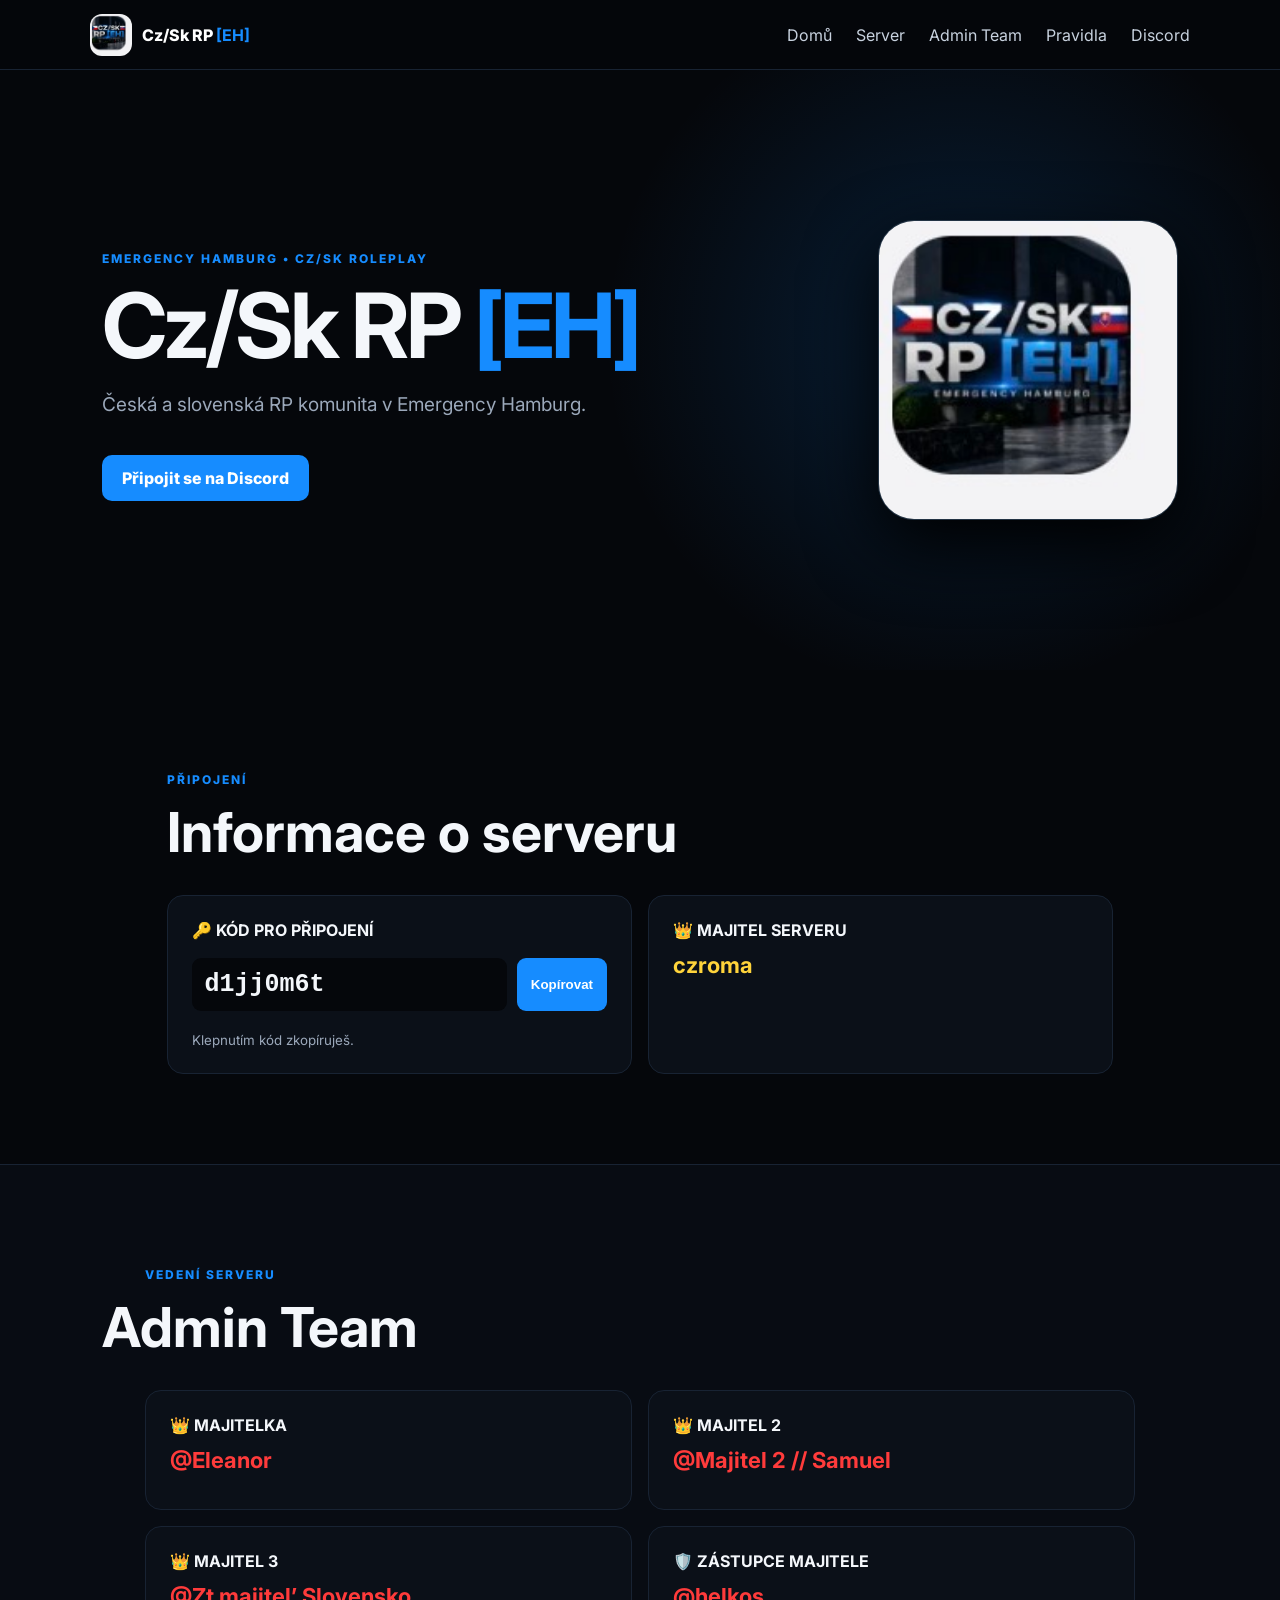
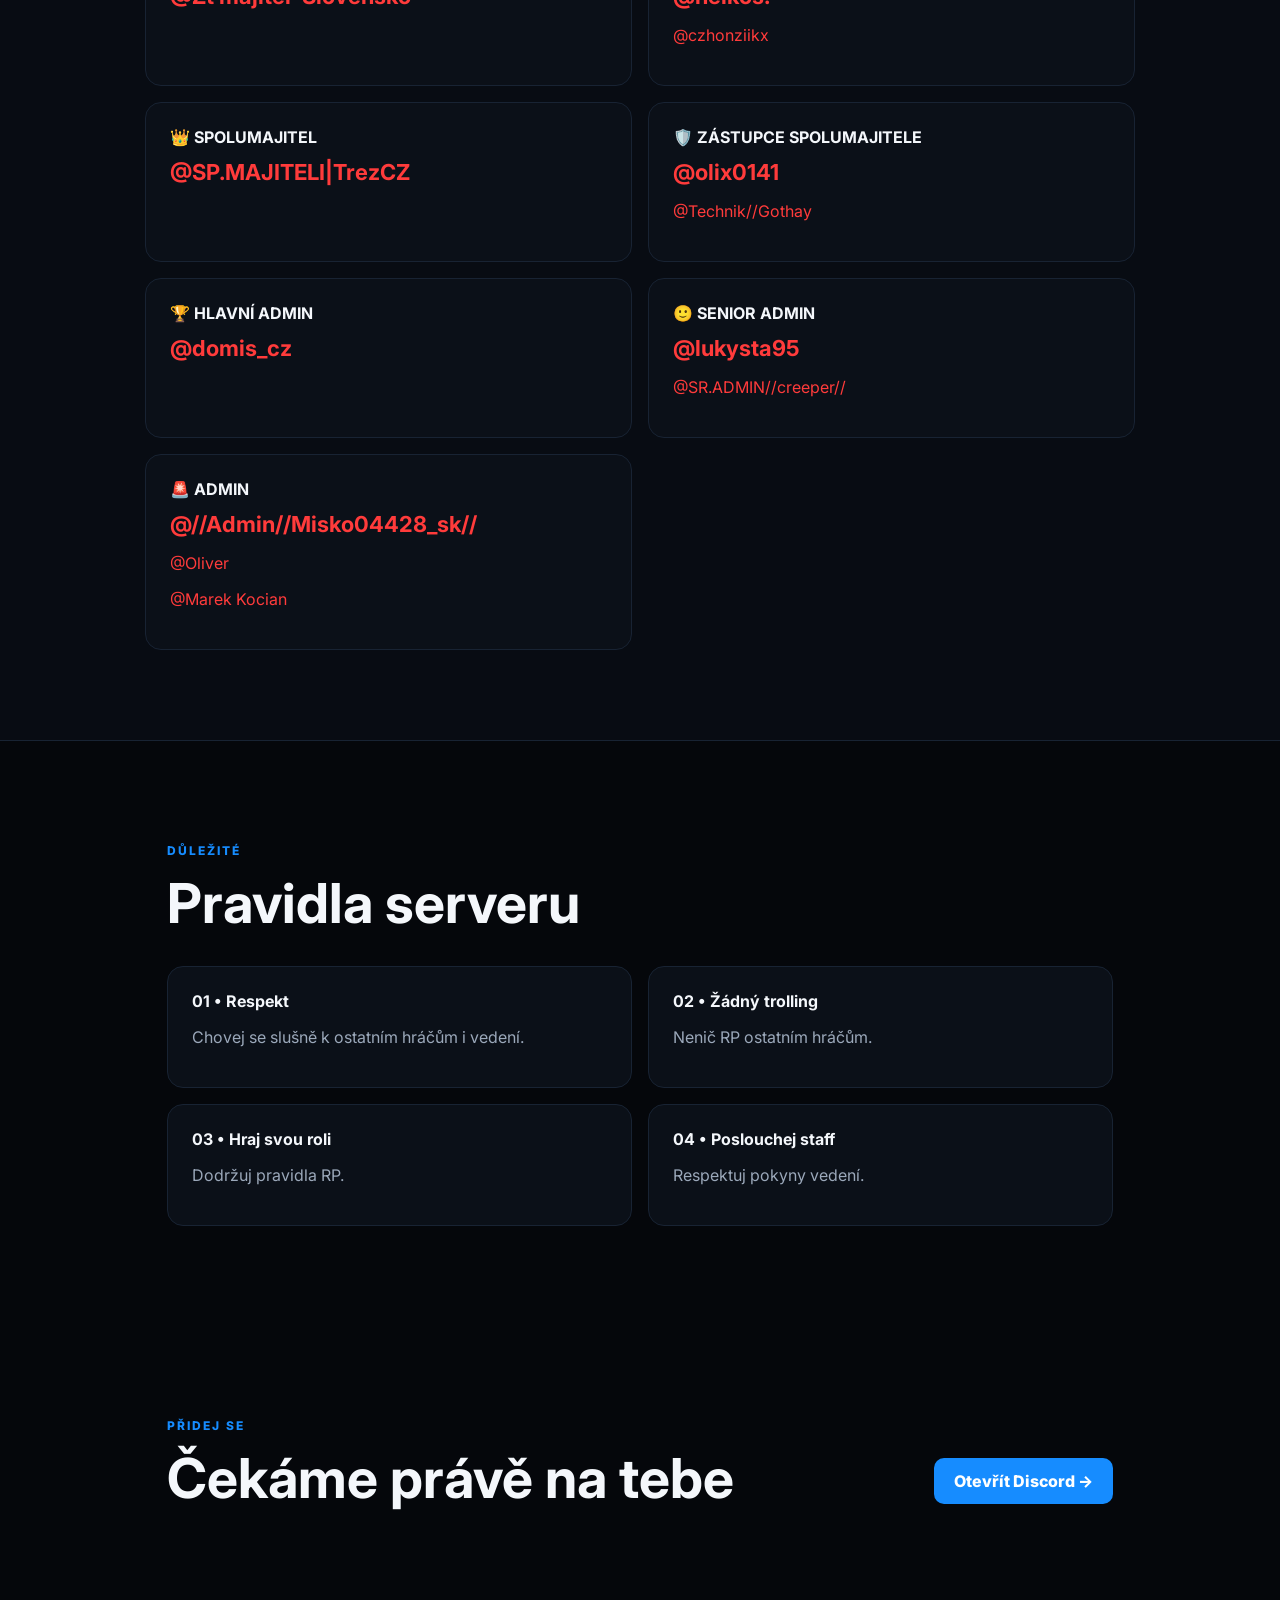
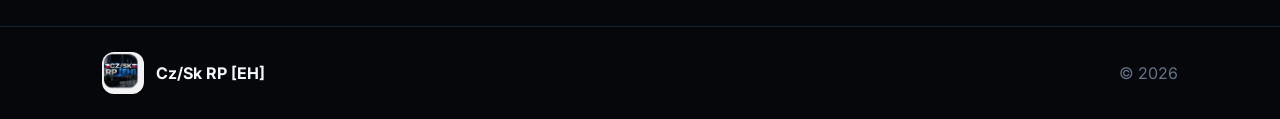
<file: index.html>
<!doctype html><html lang="cs"><head><meta charset="utf-8"><meta name="viewport" content="width=device-width,initial-scale=1"><title>Cz/Sk RP [EH]</title><link rel="stylesheet" href="style.css"></head><body>
<header class="nav"><a class="brand" href="#home"><img src="logo.jpeg"><span>Cz/Sk RP <b>[EH]</b></span></a><button class="menu">☰</button><nav><a href="#home">Domů</a><a href="#server">Server</a><a href="#team">Admin Team</a><a href="#rules">Pravidla</a><a href="#join">Discord</a></nav></header>
<section id="home" class="hero"><div><p class="eyebrow">EMERGENCY HAMBURG • CZ/SK ROLEPLAY</p><h1>Cz/Sk RP <span>[EH]</span></h1><p class="lead">Česká a slovenská RP komunita v Emergency Hamburg.</p><a class="btn primary" href="https://discord.gg/EHJggmQst">Připojit se na Discord</a></div><img class="hero-logo" src="logo.jpeg"></section>
<section id="server" class="section"><p class="eyebrow">PŘIPOJENÍ</p><h2>Informace o serveru</h2><div class="server-grid"><article class="card"><b>🔑 KÓD PRO PŘIPOJENÍ</b><div class="code"><code id="c">d1jj0m6t</code><button onclick="navigator.clipboard.writeText('d1jj0m6t');this.textContent='Zkopírováno ✓'">Kopírovat</button></div><small>Klepnutím kód zkopíruješ.</small></article><article class="card"><b>👑 MAJITEL SERVERU</b><h3 class="owner-name">czroma</h3></article></div></section>
<section id="team" class="section dark"><p class="eyebrow">VEDENÍ SERVERU</p><h2>Admin Team</h2><div class="grid">

<div class="card"><b>👑 MAJITELKA</b><h3 class="admin-name">@Eleanor</h3></div>
<div class="card"><b>👑 MAJITEL 2</b><h3 class="admin-name">@Majitel 2 // Samuel</h3></div>
<div class="card"><b>👑 MAJITEL 3</b><h3 class="admin-name">@Zt majitel’ Slovensko</h3></div>
<div class="card"><b>🛡️ ZÁSTUPCE MAJITELE</b><h3 class="admin-name">@helkos.</h3><p class="admin-name">@czhonziikx</p></div>
<div class="card"><b>👑 SPOLUMAJITEL</b><h3 class="admin-name">@SP.MAJITELI|TrezCZ</h3></div>
<div class="card"><b>🛡️ ZÁSTUPCE SPOLUMAJITELE</b><h3 class="admin-name">@olix0141</h3><p class="admin-name">@Technik//Gothay</p></div>
<div class="card"><b>🏆 HLAVNÍ ADMIN</b><h3 class="admin-name">@domis_cz</h3></div>
<div class="card"><b>🙂 SENIOR ADMIN</b><h3 class="admin-name">@lukysta95</h3><p class="admin-name">@SR.ADMIN//creeper//</p></div>
<div class="card"><b>🚨 ADMIN</b><h3 class="admin-name">@//Admin//Misko04428_sk//</h3><p class="admin-name">@Oliver</p><p class="admin-name">@Marek Kocian</p></div>
</div></section>
<section id="rules" class="section"><p class="eyebrow">DŮLEŽITÉ</p><h2>Pravidla serveru</h2><div class="grid"><div class="card"><b>01 • Respekt</b><p>Chovej se slušně k ostatním hráčům i vedení.</p></div><div class="card"><b>02 • Žádný trolling</b><p>Nenič RP ostatním hráčům.</p></div><div class="card"><b>03 • Hraj svou roli</b><p>Dodržuj pravidla RP.</p></div><div class="card"><b>04 • Poslouchej staff</b><p>Respektuj pokyny vedení.</p></div></div></section>
<section id="join" class="section join"><div><p class="eyebrow">PŘIDEJ SE</p><h2>Čekáme právě na tebe</h2></div><a class="btn primary" href="https://discord.gg/EHJggmQst">Otevřít Discord →</a></section>
<footer><img src="logo.jpeg"><b>Cz/Sk RP [EH]</b><span>© 2026</span></footer><script>document.querySelector('.menu').onclick=()=>document.querySelector('nav').classList.toggle('open')</script></body></html>
</file>
<file: style.css>
@import url('https://fonts.googleapis.com/css2?family=Inter:wght@400;600;700;800;900&display=swap');:root{--b:#168cff;--bg:#05070b;--c:#0b1018;--t:#f4f7fb;--m:#9ba8ba;--l:#182333}*{box-sizing:border-box}html{scroll-behavior:smooth}body{margin:0;background:var(--bg);color:var(--t);font-family:Inter,Arial,sans-serif}.nav{height:70px;display:flex;align-items:center;justify-content:space-between;padding:0 7%;position:sticky;top:0;background:#05070bea;backdrop-filter:blur(12px);border-bottom:1px solid var(--l);z-index:5}.brand{display:flex;align-items:center;gap:10px;color:#fff;text-decoration:none;font-weight:800}.brand img,footer img{width:42px;height:42px;border-radius:12px;object-fit:cover}.brand b,h1 span,.eyebrow{color:var(--b)}nav{display:flex;gap:24px}nav a{color:#c8d2df;text-decoration:none}.menu{display:none;background:none;border:0;color:white;font-size:25px}.hero{min-height:600px;padding:80px 8%;display:flex;align-items:center;justify-content:space-between;gap:40px;background:radial-gradient(circle at 75% 45%,#168cff2e,transparent 35%)}.hero>div{max-width:700px}.eyebrow{font-size:12px;font-weight:800;letter-spacing:2px}.hero h1{font-size:clamp(50px,8vw,90px);line-height:1;margin:15px 0 22px;letter-spacing:-4px}.lead{font-size:19px;color:var(--m);max-width:620px}.hero-logo{width:min(300px,70vw);aspect-ratio:1;object-fit:cover;border-radius:36px;box-shadow:0 25px 70px #000;border:1px solid #234}.btn{display:inline-block;padding:13px 20px;border-radius:10px;text-decoration:none;font-weight:800;margin-top:20px}.primary{background:var(--b);color:white}.section{padding:90px 8%;max-width:1150px;margin:auto}.section h2{font-size:clamp(34px,5vw,55px);margin:0 0 25px}.server-grid,.grid{display:grid;grid-template-columns:repeat(2,1fr);gap:16px;margin-top:30px}.card{background:var(--c);border:1px solid var(--l);padding:24px;border-radius:16px}.card h3{font-size:22px;margin:12px 0}.card p,small{color:var(--m)}.code{display:flex;gap:10px;margin:18px 0}.code code{background:#05070b;padding:12px;border-radius:9px;font-size:25px;font-weight:800;flex:1}.code button{border:0;background:var(--b);color:white;border-radius:9px;padding:0 14px;font-weight:800}.dark{max-width:none;background:#080c13;border-block:1px solid var(--l)}.dark>*{max-width:990px;margin-left:auto;margin-right:auto}.join{display:flex;justify-content:space-between;align-items:center}footer{border-top:1px solid var(--l);padding:25px 8%;display:flex;align-items:center;gap:12px}footer span{margin-left:auto;color:#657386}@media(max-width:700px){nav{display:none;position:absolute;top:70px;left:0;right:0;background:#080b11;padding:18px 7%;flex-direction:column}.menu{display:block}nav.open{display:flex}.hero{padding:65px 7%;flex-direction:column;text-align:center}.hero-logo{order:-1;width:190px}.section{padding:65px 7%}.server-grid,.grid{grid-template-columns:1fr}.join{display:block;text-align:center}.code{flex-direction:column}.code button{padding:12px}footer{flex-wrap:wrap}footer span{width:100%;margin-left:0}}
.owner-name{color:#ffd43b!important}.admin-name{color:#ff3b3b!important}
</file>
